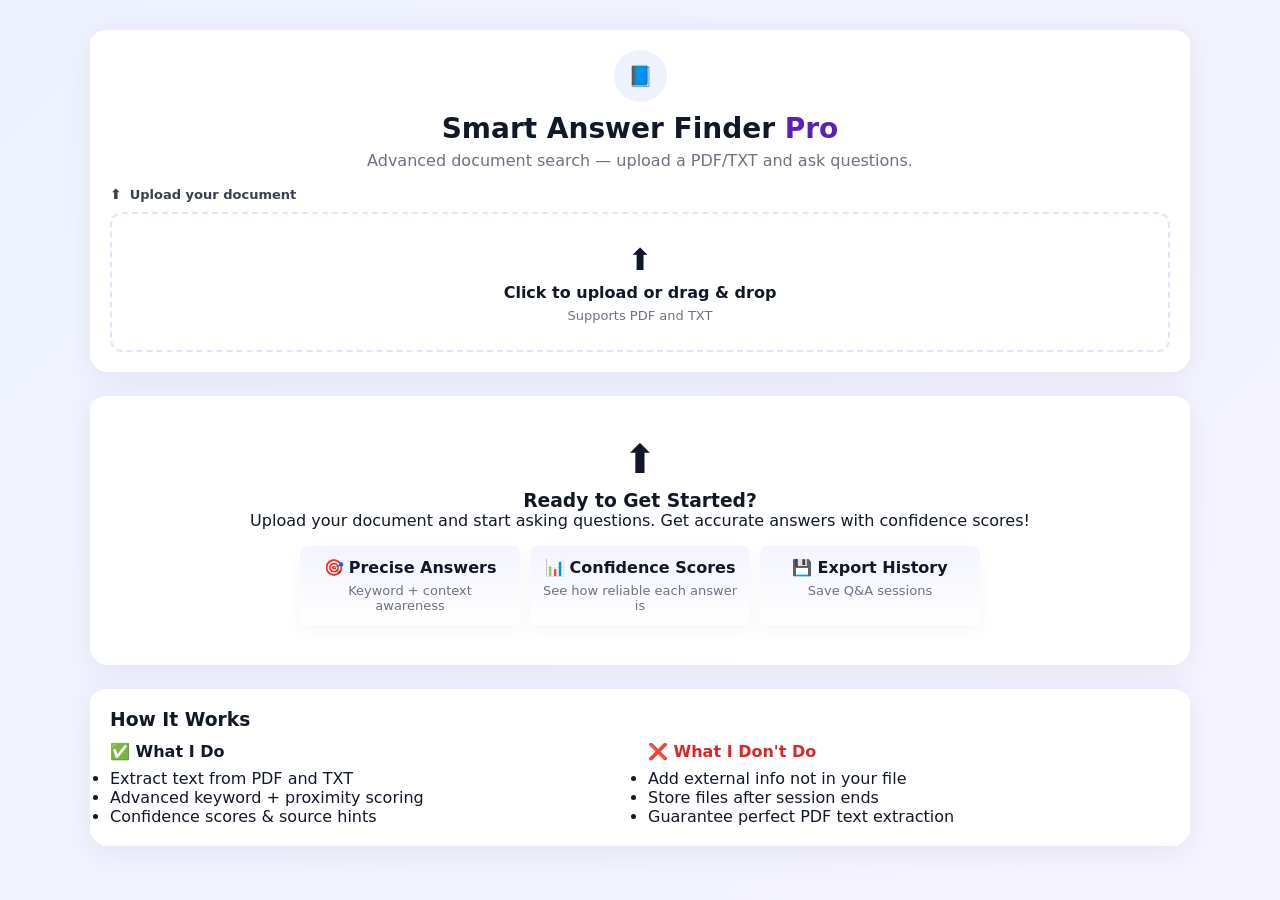
<file: index.html>
<!doctype html>
<html lang="en">
<head>
  <meta charset="utf-8" />
  <meta name="viewport" content="width=device-width,initial-scale=1" />
  <title>Smart Answer Finder — Pro</title>
  <link rel="stylesheet" href="proj.css" />
</head>
<body>
  <div class="page">
    <div class="container">
      <header class="card header">
        <div class="header-top">
          <div class="logo">📘</div>
          <h1>Smart Answer Finder <span class="accent">Pro</span></h1>
          <p class="sub">Advanced document search — upload a PDF/TXT and ask questions.</p>
        </div>

        <div class="upload-block">
          <label class="label">
            <span class="label-icon">⬆️</span> Upload your document
          </label>

          <div id="dropzone" class="dropzone">
            <input id="fileInput" type="file" accept=".pdf,.txt" />
            <div id="dropContent" class="drop-content">
              <div id="filePreview" class="file-preview hidden">
                <div class="file-info">
                  <div class="file-name" id="fileName"></div>
                  <div class="file-chars" id="fileChars"></div>
                </div>
                <button id="removeFile" class="btn btn-ghost">Remove</button>
              </div>

              <div id="noFile" class="no-file">
                <div class="icon-large">⬆️</div>
                <div class="nf-title">Click to upload or drag & drop</div>
                <div class="nf-sub">Supports PDF and TXT</div>
              </div>
            </div>
          </div>
        </div>

        <div id="questionArea" class="question-area hidden">
          <label class="label"><span class="label-icon">🔎</span> Ask your question</label>
          <div class="row">
            <input id="questionInput" placeholder="e.g., What is the main purpose of ICMP protocol?" />
            <button id="findBtn" class="btn btn-primary">Find Answer</button>
          </div>
        </div>

        <div id="errorBox" class="error hidden"></div>
      </header>

      <main>
        <section id="historySection" class="card history hidden">
          <div class="history-header">
            <h2>Q&A History</h2>
            <div class="history-actions">
              <button id="exportBtn" class="btn">Export</button>
              <button id="clearBtn" class="btn btn-danger">Clear</button>
            </div>
          </div>

          <div id="historyList" class="history-list"></div>
        </section>

        <section id="loading" class="card loading hidden">
          <div class="spinner"></div>
          <div>Analyzing document and finding answer...</div>
        </section>

        <section id="emptyState" class="card empty">
          <div class="empty-inner">
            <div class="icon-hero">⬆️</div>
            <h3>Ready to Get Started?</h3>
            <p>Upload your document and start asking questions. Get accurate answers with confidence scores!</p>

            <div class="features">
              <div class="feature">🎯 <b>Precise Answers</b><div class="fsmall">Keyword + context awareness</div></div>
              <div class="feature">📊 <b>Confidence Scores</b><div class="fsmall">See how reliable each answer is</div></div>
              <div class="feature">💾 <b>Export History</b><div class="fsmall">Save Q&A sessions</div></div>
            </div>
          </div>
        </section>

        <section class="card info">
          <h3>How It Works</h3>
          <div class="info-grid">
            <div>
              <b>✅ What I Do</b>
              <ul>
                <li>Extract text from PDF and TXT</li>
                <li>Advanced keyword + proximity scoring</li>
                <li>Confidence scores & source hints</li>
              </ul>
            </div>
            <div>
              <b class="warn">❌ What I Don't Do</b>
              <ul>
                <li>Add external info not in your file</li>
                <li>Store files after session ends</li>
                <li>Guarantee perfect PDF text extraction</li>
              </ul>
            </div>
          </div>
        </section>
      </main>
    </div>
  </div>

  <script src="po.js"></script>
</body>
</html>
</file>
<file: proj.css>
:root{
  --bg1: #eef2ff;
  --bg2: #f5f3ff;
  --card: #ffffff;
  --accent: #5b21b6;
  --muted: #6b7280;
  --success: #16a34a;
  --danger: #dc2626;
}

/* Basic reset */
*{box-sizing:border-box;margin:0;padding:0}
html,body,#root{height:100%}
body{
  font-family: Inter, ui-sans-serif, system-ui, -apple-system, "Segoe UI", Roboto, "Helvetica Neue", Arial;
  background: linear-gradient(135deg,var(--bg1) 0%, var(--bg2) 100%);
  color: #111827;
  -webkit-font-smoothing:antialiased;
  -moz-osx-font-smoothing:grayscale;
  padding:24px;
}

/* Layout */
.container{max-width:1100px;margin:0 auto}
.card{
  background:var(--card);
  border-radius:18px;
  padding:20px;
  box-shadow: 0 8px 30px rgba(13,23,39,0.06);
  margin-bottom:18px;
  border-top:6px solid rgba(99,102,241,0.12);
}

/* Header */
.header .header-top{text-align:center;margin-bottom:12px}
.logo{display:inline-block;background:#eef2ff;padding:14px;border-radius:999px;margin-bottom:10px;font-size:20px}
.header h1{font-size:28px;margin-bottom:6px}
.header .accent{color:var(--accent)}
.header .sub{color:var(--muted);max-width:760px;margin:0 auto}

/* Upload block */
.upload-block{margin-top:16px}
.label{font-size:13px;font-weight:600;color:#374151;display:flex;align-items:center;gap:8px;margin-bottom:10px}
.label-icon{font-size:14px}
.dropzone{
  border:2px dashed rgba(99,102,241,0.18);
  border-radius:12px;padding:18px;display:block;cursor:pointer;background:linear-gradient(180deg, rgba(255,255,255,0.6), rgba(255,255,255,0.4));
}
.dropzone input[type=file]{position:absolute;opacity:0;pointer-events:none;width:0;height:0}
.drop-content{display:flex;align-items:center;justify-content:center;min-height:100px}
/* file preview */
.file-preview{display:flex;align-items:center;justify-content:space-between;width:100%}
.file-info{display:flex;flex-direction:column;gap:4px}
.file-name{font-weight:700;color:#065f46}
.file-chars{font-size:13px;color:var(--muted)}
.no-file{display:flex;flex-direction:column;align-items:center;gap:6px}
.icon-large{font-size:30px}
.nf-title{font-weight:600}
.nf-sub{color:var(--muted);font-size:13px}

/* Question area */
.question-area{margin-top:14px}
.row{display:flex;gap:10px}
.question-area input{
  flex:1;padding:14px;border-radius:12px;border:2px solid #e6e7f2;outline:none;font-size:15px
}
.btn{padding:10px 14px;border-radius:12px;border:0;background:#f3f4f6;cursor:pointer}
.btn-primary{background:linear-gradient(90deg,#4f46e5,#8b5cf6);color:white;font-weight:700;box-shadow:0 8px 20px rgba(79,70,229,0.14)}
.btn-ghost{background:transparent;border:1px solid #eee}
.btn-danger{background:linear-gradient(90deg,#fee2e2,#fecaca);color:var(--danger)}

/* Error */
.error{background:#fff7f7;padding:12px;border-left:4px solid var(--danger);color:var(--danger);border-radius:8px;margin-top:10px}

/* History */
.history-header{display:flex;align-items:center;justify-content:space-between;margin-bottom:12px}
.history-list{display:flex;flex-direction:column;gap:14px}
.history-item{border-left:4px solid #6366f1;padding:12px;border-radius:8px;background:linear-gradient(180deg,#fbfbff,#ffffff);box-shadow:inset 0 0 0 1px rgba(99,102,241,0.03)}
.history-item .q{font-weight:700;margin-bottom:8px}
.answer-box{padding:12px;border-radius:10px;background:linear-gradient(180deg,#f8fafc,#ffffff);border:1px solid rgba(15,23,42,0.03)}
.confidence{display:inline-block;padding:6px 8px;border-radius:999px;font-weight:700;font-size:12px;margin-right:10px}
.conf-high{background:#ecfdf5;color:#166534}
.conf-med{background:#fffbeb;color:#92400e;color:#92400e}
.conf-low{background:#fff1f2;color:#9f1239}

/* Loading */
.loading{display:flex;flex-direction:column;align-items:center;gap:12px;justify-content:center}
.spinner{width:48px;height:48px;border-radius:999px;border:6px solid rgba(99,102,241,0.12);border-top-color:#6366f1;animation:spin 1s linear infinite}
@keyframes spin{to{transform:rotate(360deg)}}

/* Empty state */
.empty-inner{text-align:center;padding:20px}
.icon-hero{font-size:40px;margin-bottom:8px}
.features{display:flex;gap:10px;justify-content:center;margin-top:16px}
.feature{background:linear-gradient(180deg,#f3f4ff,#fff);padding:12px;border-radius:8px;width:220px;box-shadow:0 6px 18px rgba(12,16,70,0.04)}
.fsmall{font-size:13px;color:var(--muted);margin-top:6px}

/* Info */
.info-grid{display:grid;grid-template-columns:1fr 1fr;gap:16px;margin-top:12px}
.info ul{margin-top:8px}
.warn{color:var(--danger)}

/* hidden helper */
.hidden{display:none}

/* responsive */
@media (max-width:800px){
  .row{flex-direction:column}
  .features{flex-direction:column}
  .info-grid{grid-template-columns:1fr}
}
</file>
